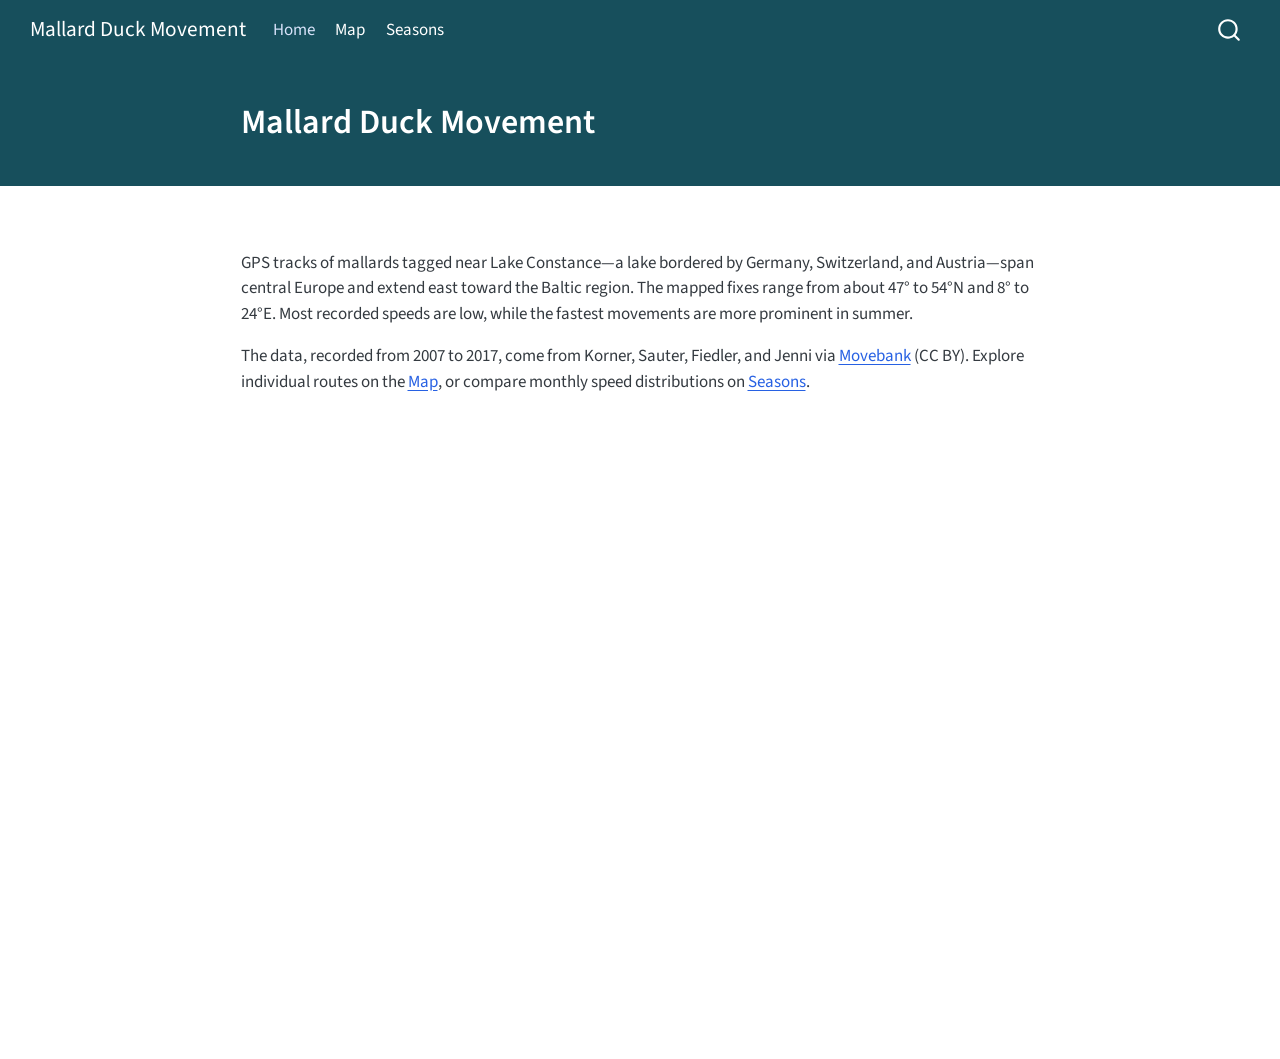
<file: index.html>
<!DOCTYPE html>
<html xmlns="http://www.w3.org/1999/xhtml" lang="en" xml:lang="en"><head>

<meta charset="utf-8">
<meta name="generator" content="quarto-1.10.19">

<meta name="viewport" content="width=device-width, initial-scale=1.0, user-scalable=yes">


<title>Mallard Duck Movement</title>
<style>
/* Default styles provided by pandoc.
** See https://pandoc.org/MANUAL.html#variables-for-html for config info.
*/
span.smallcaps{font-variant: small-caps;}
div.columns{display: flex; gap: 1.5em;}
div.column{flex: auto;}
@media screen {
div.columns{gap: min(4vw, 1.5em);}
div.column{overflow-x: auto;}
}
div.hanging-indent{margin-left: 1.5em; text-indent: -1.5em;}
ul.task-list{list-style: none;}
ul.task-list li input[type="checkbox"] {
  width: 0.8em;
  margin: 0 0.8em 0.2em -1em; /* quarto-specific, see https://github.com/quarto-dev/quarto-cli/issues/4556 */ 
  vertical-align: middle;
}
</style>


<script src="site_libs/quarto-nav/quarto-nav.js"></script>
<script src="site_libs/quarto-nav/headroom.min.js"></script>
<script src="site_libs/clipboard/clipboard.min.js"></script>
<script src="site_libs/quarto-search/autocomplete.umd.js"></script>
<script src="site_libs/quarto-search/fuse.min.js"></script>
<script src="site_libs/quarto-search/quarto-search.js"></script>
<meta name="quarto:offset" content="./">
<script src="site_libs/quarto-html/quarto.js" type="module"></script>
<script src="site_libs/quarto-html/tabsets/tabsets.js" type="module"></script>
<script src="site_libs/quarto-html/popper.min.js"></script>
<script src="site_libs/quarto-html/tippy.umd.min.js"></script>
<script src="site_libs/quarto-html/anchor.min.js"></script>
<link href="site_libs/quarto-html/tippy.css" rel="stylesheet">
<link href="site_libs/quarto-html/quarto-syntax-highlighting-bf27225e3a48a9273f3daa8f8e829971.css" rel="stylesheet" id="quarto-text-highlighting-styles">
<script src="site_libs/bootstrap/bootstrap.min.js"></script>
<link href="site_libs/bootstrap/bootstrap-icons.css" rel="stylesheet">
<link href="site_libs/bootstrap/bootstrap-66c2a6c9e8ad341dca543dc2fd0ed470.min.css" rel="stylesheet" append-hash="true" id="quarto-bootstrap" data-mode="light">
<script id="quarto-search-options" type="application/json">{
  "location": "navbar",
  "copy-button": false,
  "collapse-after": 3,
  "panel-placement": "end",
  "type": "overlay",
  "limit": 50,
  "keyboard-shortcut": [
    "f",
    "/",
    "s"
  ],
  "show-item-context": false,
  "language": {
    "search-no-results-text": "No results",
    "search-matching-documents-text": "matching documents",
    "search-copy-link-title": "Copy link to search",
    "search-hide-matches-text": "Hide additional matches",
    "search-more-match-text": "more match in this document",
    "search-more-matches-text": "more matches in this document",
    "search-clear-button-title": "Clear",
    "search-text-placeholder": "",
    "search-detached-cancel-button-title": "Cancel",
    "search-submit-button-title": "Submit",
    "search-label": "Search"
  }
}</script>


</head>

<body class="nav-fixed fullcontent quarto-light">

<div id="quarto-search-results"></div>
  <header id="quarto-header" class="headroom fixed-top quarto-banner">
    <nav class="navbar navbar-expand-lg " data-bs-theme="dark">
      <div class="navbar-container container-fluid">
      <div class="navbar-brand-container mx-auto">
    <a class="navbar-brand" href="./index.html">
    <span class="navbar-title">Mallard Duck Movement</span>
    </a>
  </div>
            <div id="quarto-search" class="" title="Search"></div>
          <button class="navbar-toggler" type="button" data-bs-toggle="collapse" data-bs-target="#navbarCollapse" aria-controls="navbarCollapse" role="menu" aria-expanded="false" aria-label="Toggle navigation" onclick="if (window.quartoToggleHeadroom) { window.quartoToggleHeadroom(); }">
  <span class="navbar-toggler-icon"></span>
</button>
          <div class="collapse navbar-collapse" id="navbarCollapse">
            <ul class="navbar-nav navbar-nav-scroll me-auto">
  <li class="nav-item">
    <a class="nav-link active" href="./index.html" aria-current="page"> 
<span class="menu-text">Home</span></a>
  </li>  
  <li class="nav-item">
    <a class="nav-link" href="./map.html"> 
<span class="menu-text">Map</span></a>
  </li>  
  <li class="nav-item">
    <a class="nav-link" href="./seasons.html"> 
<span class="menu-text">Seasons</span></a>
  </li>  
</ul>
          </div> <!-- /navcollapse -->
            <div class="quarto-navbar-tools">
</div>
      </div> <!-- /container-fluid -->
    </nav>
</header>
<!-- content -->
<header id="title-block-header" class="quarto-title-block default page-columns page-full">
  <div class="quarto-title-banner page-columns page-full">
    <div class="quarto-title column-body">
      <h1 class="title">Mallard Duck Movement</h1>
                      </div>
  </div>
    
  
  <div class="quarto-title-meta">

      
    
      
    </div>
    
  
  </header><div id="quarto-content" class="quarto-container page-columns page-rows-contents page-layout-article page-navbar">
<!-- sidebar -->
<!-- margin-sidebar -->
    
<!-- main -->
<main class="content quarto-banner-title-block" id="quarto-document-content">





<p>GPS tracks of mallards tagged near Lake Constance—a lake bordered by Germany, Switzerland, and Austria—span central Europe and extend east toward the Baltic region. The mapped fixes range from about 47° to 54°N and 8° to 24°E. Most recorded speeds are low, while the fastest movements are more prominent in summer.</p>
<p>The data, recorded from 2007 to 2017, come from Korner, Sauter, Fiedler, and Jenni via <a href="https://www.movebank.org/">Movebank</a> (CC BY). Explore individual routes on the <a href="./map.html">Map</a>, or compare monthly speed distributions on <a href="./seasons.html">Seasons</a>.</p>



</main> <!-- /main -->
<script id="quarto-html-after-body" type="application/javascript">
  window.document.addEventListener("DOMContentLoaded", function (event) {
    const icon = "";
    const anchorJS = new window.AnchorJS();
    anchorJS.options = {
      placement: 'right',
      icon: icon
    };
    anchorJS.add('.anchored');
    const isCodeAnnotation = (el) => {
      for (const clz of el.classList) {
        if (clz.startsWith('code-annotation-')) {                     
          return true;
        }
      }
      return false;
    }
    const onCopySuccess = function(e) {
      // button target
      const button = e.trigger;
      // don't keep focus
      button.blur();
      // flash "checked"
      button.classList.add('code-copy-button-checked');
      var currentTitle = button.getAttribute("title");
      button.setAttribute("title", "Copied!");
      let tooltip;
      if (window.bootstrap) {
        button.setAttribute("data-bs-toggle", "tooltip");
        button.setAttribute("data-bs-placement", "left");
        button.setAttribute("data-bs-title", "Copied!");
        tooltip = new bootstrap.Tooltip(button, 
          { trigger: "manual", 
            customClass: "code-copy-button-tooltip",
            offset: [0, -8]});
        tooltip.show();    
      }
      setTimeout(function() {
        if (tooltip) {
          tooltip.hide();
          button.removeAttribute("data-bs-title");
          button.removeAttribute("data-bs-toggle");
          button.removeAttribute("data-bs-placement");
        }
        button.setAttribute("title", currentTitle);
        button.classList.remove('code-copy-button-checked');
      }, 1000);
      // clear code selection
      e.clearSelection();
    }
    const getTextToCopy = function(trigger) {
      const outerScaffold = trigger.parentElement.cloneNode(true);
      const codeEl = outerScaffold.querySelector('code');
      for (const childEl of codeEl.children) {
        if (isCodeAnnotation(childEl)) {
          childEl.remove();
        }
      }
      return codeEl.innerText;
    }
    const clipboard = new window.ClipboardJS('.code-copy-button:not([data-in-quarto-modal])', {
      text: getTextToCopy
    });
    clipboard.on('success', onCopySuccess);
    if (window.document.getElementById('quarto-embedded-source-code-modal')) {
      const clipboardModal = new window.ClipboardJS('.code-copy-button[data-in-quarto-modal]', {
        text: getTextToCopy,
        container: window.document.getElementById('quarto-embedded-source-code-modal')
      });
      clipboardModal.on('success', onCopySuccess);
    }
      var localhostRegex = new RegExp(/^(?:http|https):\/\/localhost\:?[0-9]*\//);
      var mailtoRegex = new RegExp(/^mailto:/);
        var filterRegex = new RegExp("https:\/\/alexajt\.github\.io\/ducks\/");
      var isInternal = (href) => {
          return filterRegex.test(href) || localhostRegex.test(href) || mailtoRegex.test(href);
      }
      // Inspect non-navigation links and adorn them if external
     var links = window.document.querySelectorAll('a[href]:not(.nav-link):not(.navbar-brand):not(.toc-action):not(.sidebar-link):not(.sidebar-item-toggle):not(.pagination-link):not(.no-external):not([aria-hidden]):not(.dropdown-item):not(.quarto-navigation-tool):not(.about-link)');
      for (var i=0; i<links.length; i++) {
        const link = links[i];
        if (!isInternal(link.href)) {
          // undo the damage that might have been done by quarto-nav.js in the case of
          // links that we want to consider external
          if (link.dataset.originalHref !== undefined) {
            link.href = link.dataset.originalHref;
          }
        }
      }
    function tippyHover(el, contentFn, onTriggerFn, onUntriggerFn) {
      const config = {
        allowHTML: true,
        maxWidth: 500,
        delay: 100,
        arrow: false,
        appendTo: function(el) {
            return el.parentElement;
        },
        interactive: true,
        interactiveBorder: 10,
        theme: 'quarto',
        placement: 'bottom-start',
      };
      if (contentFn) {
        config.content = contentFn;
      }
      if (onTriggerFn) {
        config.onTrigger = onTriggerFn;
      }
      if (onUntriggerFn) {
        config.onUntrigger = onUntriggerFn;
      }
      window.tippy(el, config); 
    }
    const noterefs = window.document.querySelectorAll('a[role="doc-noteref"]');
    for (var i=0; i<noterefs.length; i++) {
      const ref = noterefs[i];
      tippyHover(ref, function() {
        // use id or data attribute instead here
        let href = ref.getAttribute('data-footnote-href') || ref.getAttribute('href');
        try { href = new URL(href).hash; } catch {}
        const id = href.replace(/^#\/?/, "");
        const note = window.document.getElementById(id);
        if (note) {
          return note.innerHTML;
        } else {
          return "";
        }
      });
    }
    const xrefs = window.document.querySelectorAll('a.quarto-xref');
    const processXRef = (id, note) => {
      // Strip column container classes
      const stripColumnClz = (el) => {
        el.classList.remove("page-full", "page-columns");
        if (el.children) {
          for (const child of el.children) {
            stripColumnClz(child);
          }
        }
      }
      stripColumnClz(note)
      if (id === null || id.startsWith('sec-')) {
        // Special case sections, only their first couple elements
        const container = document.createElement("div");
        if (note.children && note.children.length > 2) {
          container.appendChild(note.children[0].cloneNode(true));
          for (let i = 1; i < note.children.length; i++) {
            const child = note.children[i];
            if (child.tagName === "P" && child.innerText === "") {
              continue;
            } else {
              container.appendChild(child.cloneNode(true));
              break;
            }
          }
          if (window.Quarto?.typesetMath) {
            window.Quarto.typesetMath(container);
          }
          return container.innerHTML
        } else {
          if (window.Quarto?.typesetMath) {
            window.Quarto.typesetMath(note);
          }
          return note.innerHTML;
        }
      } else {
        // Remove any anchor links if they are present
        const anchorLink = note.querySelector('a.anchorjs-link');
        if (anchorLink) {
          anchorLink.remove();
        }
        if (window.Quarto?.typesetMath) {
          window.Quarto.typesetMath(note);
        }
        if (note.classList.contains("callout")) {
          return note.outerHTML;
        } else {
          return note.innerHTML;
        }
      }
    }
    for (var i=0; i<xrefs.length; i++) {
      const xref = xrefs[i];
      tippyHover(xref, undefined, function(instance) {
        instance.disable();
        let url = xref.getAttribute('href');
        let hash = undefined; 
        if (url.startsWith('#')) {
          hash = url;
        } else {
          try { hash = new URL(url).hash; } catch {}
        }
        if (hash) {
          const id = hash.replace(/^#\/?/, "");
          const note = window.document.getElementById(id);
          if (note !== null) {
            try {
              const html = processXRef(id, note.cloneNode(true));
              instance.setContent(html);
            } finally {
              instance.enable();
              instance.show();
            }
          } else {
            // See if we can fetch this
            fetch(url.split('#')[0])
            .then(res => res.text())
            .then(html => {
              const parser = new DOMParser();
              const htmlDoc = parser.parseFromString(html, "text/html");
              const note = htmlDoc.getElementById(id);
              if (note !== null) {
                const html = processXRef(id, note);
                instance.setContent(html);
              } 
            }).finally(() => {
              instance.enable();
              instance.show();
            });
          }
        } else {
          // See if we can fetch a full url (with no hash to target)
          // This is a special case and we should probably do some content thinning / targeting
          fetch(url)
          .then(res => res.text())
          .then(html => {
            const parser = new DOMParser();
            const htmlDoc = parser.parseFromString(html, "text/html");
            const note = htmlDoc.querySelector('main.content');
            if (note !== null) {
              // This should only happen for chapter cross references
              // (since there is no id in the URL)
              // remove the first header
              if (note.children.length > 0 && note.children[0].tagName === "HEADER") {
                note.children[0].remove();
              }
              const html = processXRef(null, note);
              instance.setContent(html);
            } 
          }).finally(() => {
            instance.enable();
            instance.show();
          });
        }
      }, function(instance) {
      });
    }
        let selectedAnnoteEl;
        const selectorForAnnotation = ( cell, annotation) => {
          let cellAttr = 'data-code-cell="' + cell + '"';
          let lineAttr = 'data-code-annotation="' +  annotation + '"';
          const selector = 'span[' + cellAttr + '][' + lineAttr + ']';
          return selector;
        }
        const selectCodeLines = (annoteEl) => {
          const doc = window.document;
          const targetCell = annoteEl.getAttribute("data-target-cell");
          const targetAnnotation = annoteEl.getAttribute("data-target-annotation");
          const annoteSpan = window.document.querySelector(selectorForAnnotation(targetCell, targetAnnotation));
          const lines = annoteSpan.getAttribute("data-code-lines").split(",");
          const lineIds = lines.map((line) => {
            return targetCell + "-" + line;
          })
          let top = null;
          let height = null;
          let parent = null;
          if (lineIds.length > 0) {
              //compute the position of the single el (top and bottom and make a div)
              const el = window.document.getElementById(lineIds[0]);
              top = el.offsetTop;
              height = el.offsetHeight;
              parent = el.parentElement.parentElement;
            if (lineIds.length > 1) {
              const lastEl = window.document.getElementById(lineIds[lineIds.length - 1]);
              const bottom = lastEl.offsetTop + lastEl.offsetHeight;
              height = bottom - top;
            }
            if (top !== null && height !== null && parent !== null) {
              // cook up a div (if necessary) and position it 
              let div = window.document.getElementById("code-annotation-line-highlight");
              if (div === null) {
                div = window.document.createElement("div");
                div.setAttribute("id", "code-annotation-line-highlight");
                div.style.position = 'absolute';
                parent.appendChild(div);
              }
              div.style.top = top - 2 + "px";
              div.style.height = height + 4 + "px";
              div.style.left = 0;
              let gutterDiv = window.document.getElementById("code-annotation-line-highlight-gutter");
              if (gutterDiv === null) {
                gutterDiv = window.document.createElement("div");
                gutterDiv.setAttribute("id", "code-annotation-line-highlight-gutter");
                gutterDiv.style.position = 'absolute';
                const codeCell = window.document.getElementById(targetCell);
                const gutter = codeCell.querySelector('.code-annotation-gutter');
                gutter.appendChild(gutterDiv);
              }
              gutterDiv.style.top = top - 2 + "px";
              gutterDiv.style.height = height + 4 + "px";
            }
            selectedAnnoteEl = annoteEl;
          }
        };
        const unselectCodeLines = () => {
          const elementsIds = ["code-annotation-line-highlight", "code-annotation-line-highlight-gutter"];
          elementsIds.forEach((elId) => {
            const div = window.document.getElementById(elId);
            if (div) {
              div.remove();
            }
          });
          selectedAnnoteEl = undefined;
        };
          // Handle positioning of the toggle
      window.addEventListener(
        "resize",
        throttle(() => {
          elRect = undefined;
          if (selectedAnnoteEl) {
            selectCodeLines(selectedAnnoteEl);
          }
        }, 10)
      );
      function throttle(fn, ms) {
      let throttle = false;
      let timer;
        return (...args) => {
          if(!throttle) { // first call gets through
              fn.apply(this, args);
              throttle = true;
          } else { // all the others get throttled
              if(timer) clearTimeout(timer); // cancel #2
              timer = setTimeout(() => {
                fn.apply(this, args);
                timer = throttle = false;
              }, ms);
          }
        };
      }
        // Attach click handler to the DT
        const annoteDls = window.document.querySelectorAll('dt[data-target-cell]');
        for (const annoteDlNode of annoteDls) {
          annoteDlNode.addEventListener('click', (event) => {
            const clickedEl = event.target;
            if (clickedEl !== selectedAnnoteEl) {
              unselectCodeLines();
              const activeEl = window.document.querySelector('dt[data-target-cell].code-annotation-active');
              if (activeEl) {
                activeEl.classList.remove('code-annotation-active');
              }
              selectCodeLines(clickedEl);
              clickedEl.classList.add('code-annotation-active');
            } else {
              // Unselect the line
              unselectCodeLines();
              clickedEl.classList.remove('code-annotation-active');
            }
          });
        }
    const findCites = (el) => {
      const parentEl = el.parentElement;
      if (parentEl) {
        const cites = parentEl.dataset.cites;
        if (cites) {
          return {
            el,
            cites: cites.split(' ')
          };
        } else {
          return findCites(el.parentElement)
        }
      } else {
        return undefined;
      }
    };
    var bibliorefs = window.document.querySelectorAll('a[role="doc-biblioref"]');
    for (var i=0; i<bibliorefs.length; i++) {
      const ref = bibliorefs[i];
      const citeInfo = findCites(ref);
      if (citeInfo) {
        tippyHover(citeInfo.el, function() {
          var popup = window.document.createElement('div');
          citeInfo.cites.forEach(function(cite) {
            var citeDiv = window.document.createElement('div');
            citeDiv.classList.add('hanging-indent');
            citeDiv.classList.add('csl-entry');
            var biblioDiv = window.document.getElementById('ref-' + cite);
            if (biblioDiv) {
              citeDiv.innerHTML = biblioDiv.innerHTML;
            }
            popup.appendChild(citeDiv);
          });
          return popup.innerHTML;
        });
      }
    }
  });
  </script>
</div> <!-- /content -->




</body></html>
</file>
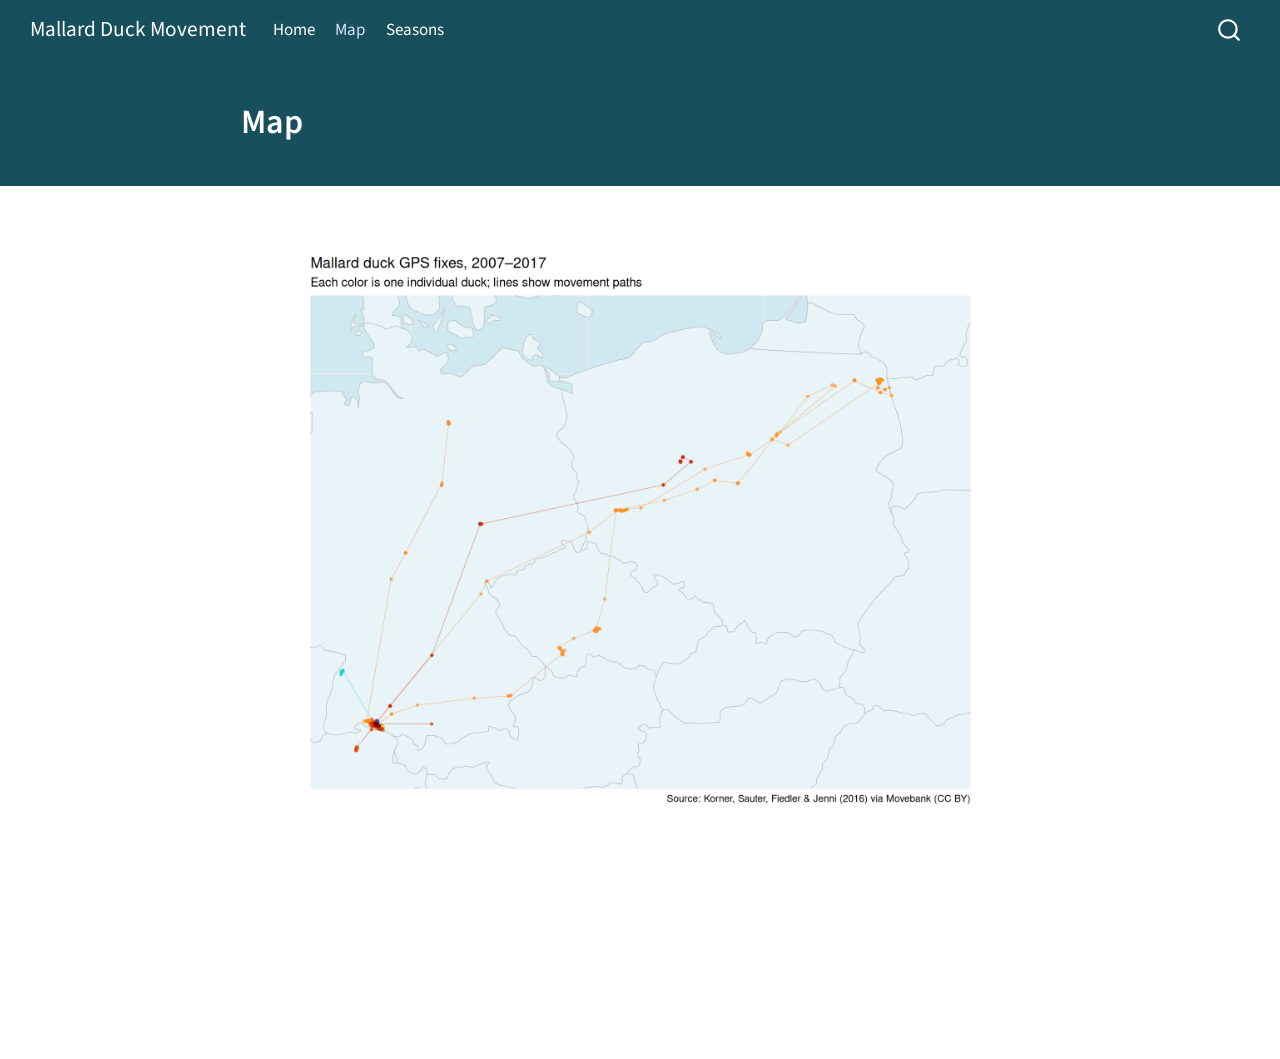
<file: map.html>
<!DOCTYPE html>
<html xmlns="http://www.w3.org/1999/xhtml" lang="en" xml:lang="en"><head>

<meta charset="utf-8">
<meta name="generator" content="quarto-1.10.19">

<meta name="viewport" content="width=device-width, initial-scale=1.0, user-scalable=yes">


<title>Map – Mallard Duck Movement</title>
<style>
/* Default styles provided by pandoc.
** See https://pandoc.org/MANUAL.html#variables-for-html for config info.
*/
span.smallcaps{font-variant: small-caps;}
div.columns{display: flex; gap: 1.5em;}
div.column{flex: auto;}
@media screen {
div.columns{gap: min(4vw, 1.5em);}
div.column{overflow-x: auto;}
}
div.hanging-indent{margin-left: 1.5em; text-indent: -1.5em;}
ul.task-list{list-style: none;}
ul.task-list li input[type="checkbox"] {
  width: 0.8em;
  margin: 0 0.8em 0.2em -1em; /* quarto-specific, see https://github.com/quarto-dev/quarto-cli/issues/4556 */ 
  vertical-align: middle;
}
</style>


<script src="site_libs/quarto-nav/quarto-nav.js"></script>
<script src="site_libs/quarto-nav/headroom.min.js"></script>
<script src="site_libs/clipboard/clipboard.min.js"></script>
<script src="site_libs/quarto-search/autocomplete.umd.js"></script>
<script src="site_libs/quarto-search/fuse.min.js"></script>
<script src="site_libs/quarto-search/quarto-search.js"></script>
<meta name="quarto:offset" content="./">
<script src="site_libs/quarto-html/quarto.js" type="module"></script>
<script src="site_libs/quarto-html/tabsets/tabsets.js" type="module"></script>
<script src="site_libs/quarto-html/popper.min.js"></script>
<script src="site_libs/quarto-html/tippy.umd.min.js"></script>
<script src="site_libs/quarto-html/anchor.min.js"></script>
<link href="site_libs/quarto-html/tippy.css" rel="stylesheet">
<link href="site_libs/quarto-html/quarto-syntax-highlighting-bf27225e3a48a9273f3daa8f8e829971.css" rel="stylesheet" id="quarto-text-highlighting-styles">
<script src="site_libs/bootstrap/bootstrap.min.js"></script>
<link href="site_libs/bootstrap/bootstrap-icons.css" rel="stylesheet">
<link href="site_libs/bootstrap/bootstrap-66c2a6c9e8ad341dca543dc2fd0ed470.min.css" rel="stylesheet" append-hash="true" id="quarto-bootstrap" data-mode="light">
<script id="quarto-search-options" type="application/json">{
  "location": "navbar",
  "copy-button": false,
  "collapse-after": 3,
  "panel-placement": "end",
  "type": "overlay",
  "limit": 50,
  "keyboard-shortcut": [
    "f",
    "/",
    "s"
  ],
  "show-item-context": false,
  "language": {
    "search-no-results-text": "No results",
    "search-matching-documents-text": "matching documents",
    "search-copy-link-title": "Copy link to search",
    "search-hide-matches-text": "Hide additional matches",
    "search-more-match-text": "more match in this document",
    "search-more-matches-text": "more matches in this document",
    "search-clear-button-title": "Clear",
    "search-text-placeholder": "",
    "search-detached-cancel-button-title": "Cancel",
    "search-submit-button-title": "Submit",
    "search-label": "Search"
  }
}</script>


</head>

<body class="nav-fixed fullcontent quarto-light">

<div id="quarto-search-results"></div>
  <header id="quarto-header" class="headroom fixed-top quarto-banner">
    <nav class="navbar navbar-expand-lg " data-bs-theme="dark">
      <div class="navbar-container container-fluid">
      <div class="navbar-brand-container mx-auto">
    <a class="navbar-brand" href="./index.html">
    <span class="navbar-title">Mallard Duck Movement</span>
    </a>
  </div>
            <div id="quarto-search" class="" title="Search"></div>
          <button class="navbar-toggler" type="button" data-bs-toggle="collapse" data-bs-target="#navbarCollapse" aria-controls="navbarCollapse" role="menu" aria-expanded="false" aria-label="Toggle navigation" onclick="if (window.quartoToggleHeadroom) { window.quartoToggleHeadroom(); }">
  <span class="navbar-toggler-icon"></span>
</button>
          <div class="collapse navbar-collapse" id="navbarCollapse">
            <ul class="navbar-nav navbar-nav-scroll me-auto">
  <li class="nav-item">
    <a class="nav-link" href="./index.html"> 
<span class="menu-text">Home</span></a>
  </li>  
  <li class="nav-item">
    <a class="nav-link active" href="./map.html" aria-current="page"> 
<span class="menu-text">Map</span></a>
  </li>  
  <li class="nav-item">
    <a class="nav-link" href="./seasons.html"> 
<span class="menu-text">Seasons</span></a>
  </li>  
</ul>
          </div> <!-- /navcollapse -->
            <div class="quarto-navbar-tools">
</div>
      </div> <!-- /container-fluid -->
    </nav>
</header>
<!-- content -->
<header id="title-block-header" class="quarto-title-block default page-columns page-full">
  <div class="quarto-title-banner page-columns page-full">
    <div class="quarto-title column-body">
      <h1 class="title">Map</h1>
                      </div>
  </div>
    
  
  <div class="quarto-title-meta">

      
    
      
    </div>
    
  
  </header><div id="quarto-content" class="quarto-container page-columns page-rows-contents page-layout-article page-navbar">
<!-- sidebar -->
<!-- margin-sidebar -->
    
<!-- main -->
<main class="content quarto-banner-title-block" id="quarto-document-content">





<div class="cell">
<div class="cell-output-display">
<div>
<figure class="figure">
<p><img src="map_files/figure-html/unnamed-chunk-5-1.png" class="img-fluid figure-img" width="960"></p>
</figure>
</div>
</div>
</div>



</main> <!-- /main -->
<script id="quarto-html-after-body" type="application/javascript">
  window.document.addEventListener("DOMContentLoaded", function (event) {
    const icon = "";
    const anchorJS = new window.AnchorJS();
    anchorJS.options = {
      placement: 'right',
      icon: icon
    };
    anchorJS.add('.anchored');
    const isCodeAnnotation = (el) => {
      for (const clz of el.classList) {
        if (clz.startsWith('code-annotation-')) {                     
          return true;
        }
      }
      return false;
    }
    const onCopySuccess = function(e) {
      // button target
      const button = e.trigger;
      // don't keep focus
      button.blur();
      // flash "checked"
      button.classList.add('code-copy-button-checked');
      var currentTitle = button.getAttribute("title");
      button.setAttribute("title", "Copied!");
      let tooltip;
      if (window.bootstrap) {
        button.setAttribute("data-bs-toggle", "tooltip");
        button.setAttribute("data-bs-placement", "left");
        button.setAttribute("data-bs-title", "Copied!");
        tooltip = new bootstrap.Tooltip(button, 
          { trigger: "manual", 
            customClass: "code-copy-button-tooltip",
            offset: [0, -8]});
        tooltip.show();    
      }
      setTimeout(function() {
        if (tooltip) {
          tooltip.hide();
          button.removeAttribute("data-bs-title");
          button.removeAttribute("data-bs-toggle");
          button.removeAttribute("data-bs-placement");
        }
        button.setAttribute("title", currentTitle);
        button.classList.remove('code-copy-button-checked');
      }, 1000);
      // clear code selection
      e.clearSelection();
    }
    const getTextToCopy = function(trigger) {
      const outerScaffold = trigger.parentElement.cloneNode(true);
      const codeEl = outerScaffold.querySelector('code');
      for (const childEl of codeEl.children) {
        if (isCodeAnnotation(childEl)) {
          childEl.remove();
        }
      }
      return codeEl.innerText;
    }
    const clipboard = new window.ClipboardJS('.code-copy-button:not([data-in-quarto-modal])', {
      text: getTextToCopy
    });
    clipboard.on('success', onCopySuccess);
    if (window.document.getElementById('quarto-embedded-source-code-modal')) {
      const clipboardModal = new window.ClipboardJS('.code-copy-button[data-in-quarto-modal]', {
        text: getTextToCopy,
        container: window.document.getElementById('quarto-embedded-source-code-modal')
      });
      clipboardModal.on('success', onCopySuccess);
    }
      var localhostRegex = new RegExp(/^(?:http|https):\/\/localhost\:?[0-9]*\//);
      var mailtoRegex = new RegExp(/^mailto:/);
        var filterRegex = new RegExp("https:\/\/alexajt\.github\.io\/ducks\/");
      var isInternal = (href) => {
          return filterRegex.test(href) || localhostRegex.test(href) || mailtoRegex.test(href);
      }
      // Inspect non-navigation links and adorn them if external
     var links = window.document.querySelectorAll('a[href]:not(.nav-link):not(.navbar-brand):not(.toc-action):not(.sidebar-link):not(.sidebar-item-toggle):not(.pagination-link):not(.no-external):not([aria-hidden]):not(.dropdown-item):not(.quarto-navigation-tool):not(.about-link)');
      for (var i=0; i<links.length; i++) {
        const link = links[i];
        if (!isInternal(link.href)) {
          // undo the damage that might have been done by quarto-nav.js in the case of
          // links that we want to consider external
          if (link.dataset.originalHref !== undefined) {
            link.href = link.dataset.originalHref;
          }
        }
      }
    function tippyHover(el, contentFn, onTriggerFn, onUntriggerFn) {
      const config = {
        allowHTML: true,
        maxWidth: 500,
        delay: 100,
        arrow: false,
        appendTo: function(el) {
            return el.parentElement;
        },
        interactive: true,
        interactiveBorder: 10,
        theme: 'quarto',
        placement: 'bottom-start',
      };
      if (contentFn) {
        config.content = contentFn;
      }
      if (onTriggerFn) {
        config.onTrigger = onTriggerFn;
      }
      if (onUntriggerFn) {
        config.onUntrigger = onUntriggerFn;
      }
      window.tippy(el, config); 
    }
    const noterefs = window.document.querySelectorAll('a[role="doc-noteref"]');
    for (var i=0; i<noterefs.length; i++) {
      const ref = noterefs[i];
      tippyHover(ref, function() {
        // use id or data attribute instead here
        let href = ref.getAttribute('data-footnote-href') || ref.getAttribute('href');
        try { href = new URL(href).hash; } catch {}
        const id = href.replace(/^#\/?/, "");
        const note = window.document.getElementById(id);
        if (note) {
          return note.innerHTML;
        } else {
          return "";
        }
      });
    }
    const xrefs = window.document.querySelectorAll('a.quarto-xref');
    const processXRef = (id, note) => {
      // Strip column container classes
      const stripColumnClz = (el) => {
        el.classList.remove("page-full", "page-columns");
        if (el.children) {
          for (const child of el.children) {
            stripColumnClz(child);
          }
        }
      }
      stripColumnClz(note)
      if (id === null || id.startsWith('sec-')) {
        // Special case sections, only their first couple elements
        const container = document.createElement("div");
        if (note.children && note.children.length > 2) {
          container.appendChild(note.children[0].cloneNode(true));
          for (let i = 1; i < note.children.length; i++) {
            const child = note.children[i];
            if (child.tagName === "P" && child.innerText === "") {
              continue;
            } else {
              container.appendChild(child.cloneNode(true));
              break;
            }
          }
          if (window.Quarto?.typesetMath) {
            window.Quarto.typesetMath(container);
          }
          return container.innerHTML
        } else {
          if (window.Quarto?.typesetMath) {
            window.Quarto.typesetMath(note);
          }
          return note.innerHTML;
        }
      } else {
        // Remove any anchor links if they are present
        const anchorLink = note.querySelector('a.anchorjs-link');
        if (anchorLink) {
          anchorLink.remove();
        }
        if (window.Quarto?.typesetMath) {
          window.Quarto.typesetMath(note);
        }
        if (note.classList.contains("callout")) {
          return note.outerHTML;
        } else {
          return note.innerHTML;
        }
      }
    }
    for (var i=0; i<xrefs.length; i++) {
      const xref = xrefs[i];
      tippyHover(xref, undefined, function(instance) {
        instance.disable();
        let url = xref.getAttribute('href');
        let hash = undefined; 
        if (url.startsWith('#')) {
          hash = url;
        } else {
          try { hash = new URL(url).hash; } catch {}
        }
        if (hash) {
          const id = hash.replace(/^#\/?/, "");
          const note = window.document.getElementById(id);
          if (note !== null) {
            try {
              const html = processXRef(id, note.cloneNode(true));
              instance.setContent(html);
            } finally {
              instance.enable();
              instance.show();
            }
          } else {
            // See if we can fetch this
            fetch(url.split('#')[0])
            .then(res => res.text())
            .then(html => {
              const parser = new DOMParser();
              const htmlDoc = parser.parseFromString(html, "text/html");
              const note = htmlDoc.getElementById(id);
              if (note !== null) {
                const html = processXRef(id, note);
                instance.setContent(html);
              } 
            }).finally(() => {
              instance.enable();
              instance.show();
            });
          }
        } else {
          // See if we can fetch a full url (with no hash to target)
          // This is a special case and we should probably do some content thinning / targeting
          fetch(url)
          .then(res => res.text())
          .then(html => {
            const parser = new DOMParser();
            const htmlDoc = parser.parseFromString(html, "text/html");
            const note = htmlDoc.querySelector('main.content');
            if (note !== null) {
              // This should only happen for chapter cross references
              // (since there is no id in the URL)
              // remove the first header
              if (note.children.length > 0 && note.children[0].tagName === "HEADER") {
                note.children[0].remove();
              }
              const html = processXRef(null, note);
              instance.setContent(html);
            } 
          }).finally(() => {
            instance.enable();
            instance.show();
          });
        }
      }, function(instance) {
      });
    }
        let selectedAnnoteEl;
        const selectorForAnnotation = ( cell, annotation) => {
          let cellAttr = 'data-code-cell="' + cell + '"';
          let lineAttr = 'data-code-annotation="' +  annotation + '"';
          const selector = 'span[' + cellAttr + '][' + lineAttr + ']';
          return selector;
        }
        const selectCodeLines = (annoteEl) => {
          const doc = window.document;
          const targetCell = annoteEl.getAttribute("data-target-cell");
          const targetAnnotation = annoteEl.getAttribute("data-target-annotation");
          const annoteSpan = window.document.querySelector(selectorForAnnotation(targetCell, targetAnnotation));
          const lines = annoteSpan.getAttribute("data-code-lines").split(",");
          const lineIds = lines.map((line) => {
            return targetCell + "-" + line;
          })
          let top = null;
          let height = null;
          let parent = null;
          if (lineIds.length > 0) {
              //compute the position of the single el (top and bottom and make a div)
              const el = window.document.getElementById(lineIds[0]);
              top = el.offsetTop;
              height = el.offsetHeight;
              parent = el.parentElement.parentElement;
            if (lineIds.length > 1) {
              const lastEl = window.document.getElementById(lineIds[lineIds.length - 1]);
              const bottom = lastEl.offsetTop + lastEl.offsetHeight;
              height = bottom - top;
            }
            if (top !== null && height !== null && parent !== null) {
              // cook up a div (if necessary) and position it 
              let div = window.document.getElementById("code-annotation-line-highlight");
              if (div === null) {
                div = window.document.createElement("div");
                div.setAttribute("id", "code-annotation-line-highlight");
                div.style.position = 'absolute';
                parent.appendChild(div);
              }
              div.style.top = top - 2 + "px";
              div.style.height = height + 4 + "px";
              div.style.left = 0;
              let gutterDiv = window.document.getElementById("code-annotation-line-highlight-gutter");
              if (gutterDiv === null) {
                gutterDiv = window.document.createElement("div");
                gutterDiv.setAttribute("id", "code-annotation-line-highlight-gutter");
                gutterDiv.style.position = 'absolute';
                const codeCell = window.document.getElementById(targetCell);
                const gutter = codeCell.querySelector('.code-annotation-gutter');
                gutter.appendChild(gutterDiv);
              }
              gutterDiv.style.top = top - 2 + "px";
              gutterDiv.style.height = height + 4 + "px";
            }
            selectedAnnoteEl = annoteEl;
          }
        };
        const unselectCodeLines = () => {
          const elementsIds = ["code-annotation-line-highlight", "code-annotation-line-highlight-gutter"];
          elementsIds.forEach((elId) => {
            const div = window.document.getElementById(elId);
            if (div) {
              div.remove();
            }
          });
          selectedAnnoteEl = undefined;
        };
          // Handle positioning of the toggle
      window.addEventListener(
        "resize",
        throttle(() => {
          elRect = undefined;
          if (selectedAnnoteEl) {
            selectCodeLines(selectedAnnoteEl);
          }
        }, 10)
      );
      function throttle(fn, ms) {
      let throttle = false;
      let timer;
        return (...args) => {
          if(!throttle) { // first call gets through
              fn.apply(this, args);
              throttle = true;
          } else { // all the others get throttled
              if(timer) clearTimeout(timer); // cancel #2
              timer = setTimeout(() => {
                fn.apply(this, args);
                timer = throttle = false;
              }, ms);
          }
        };
      }
        // Attach click handler to the DT
        const annoteDls = window.document.querySelectorAll('dt[data-target-cell]');
        for (const annoteDlNode of annoteDls) {
          annoteDlNode.addEventListener('click', (event) => {
            const clickedEl = event.target;
            if (clickedEl !== selectedAnnoteEl) {
              unselectCodeLines();
              const activeEl = window.document.querySelector('dt[data-target-cell].code-annotation-active');
              if (activeEl) {
                activeEl.classList.remove('code-annotation-active');
              }
              selectCodeLines(clickedEl);
              clickedEl.classList.add('code-annotation-active');
            } else {
              // Unselect the line
              unselectCodeLines();
              clickedEl.classList.remove('code-annotation-active');
            }
          });
        }
    const findCites = (el) => {
      const parentEl = el.parentElement;
      if (parentEl) {
        const cites = parentEl.dataset.cites;
        if (cites) {
          return {
            el,
            cites: cites.split(' ')
          };
        } else {
          return findCites(el.parentElement)
        }
      } else {
        return undefined;
      }
    };
    var bibliorefs = window.document.querySelectorAll('a[role="doc-biblioref"]');
    for (var i=0; i<bibliorefs.length; i++) {
      const ref = bibliorefs[i];
      const citeInfo = findCites(ref);
      if (citeInfo) {
        tippyHover(citeInfo.el, function() {
          var popup = window.document.createElement('div');
          citeInfo.cites.forEach(function(cite) {
            var citeDiv = window.document.createElement('div');
            citeDiv.classList.add('hanging-indent');
            citeDiv.classList.add('csl-entry');
            var biblioDiv = window.document.getElementById('ref-' + cite);
            if (biblioDiv) {
              citeDiv.innerHTML = biblioDiv.innerHTML;
            }
            popup.appendChild(citeDiv);
          });
          return popup.innerHTML;
        });
      }
    }
  });
  </script>
</div> <!-- /content -->




</body></html>
</file>
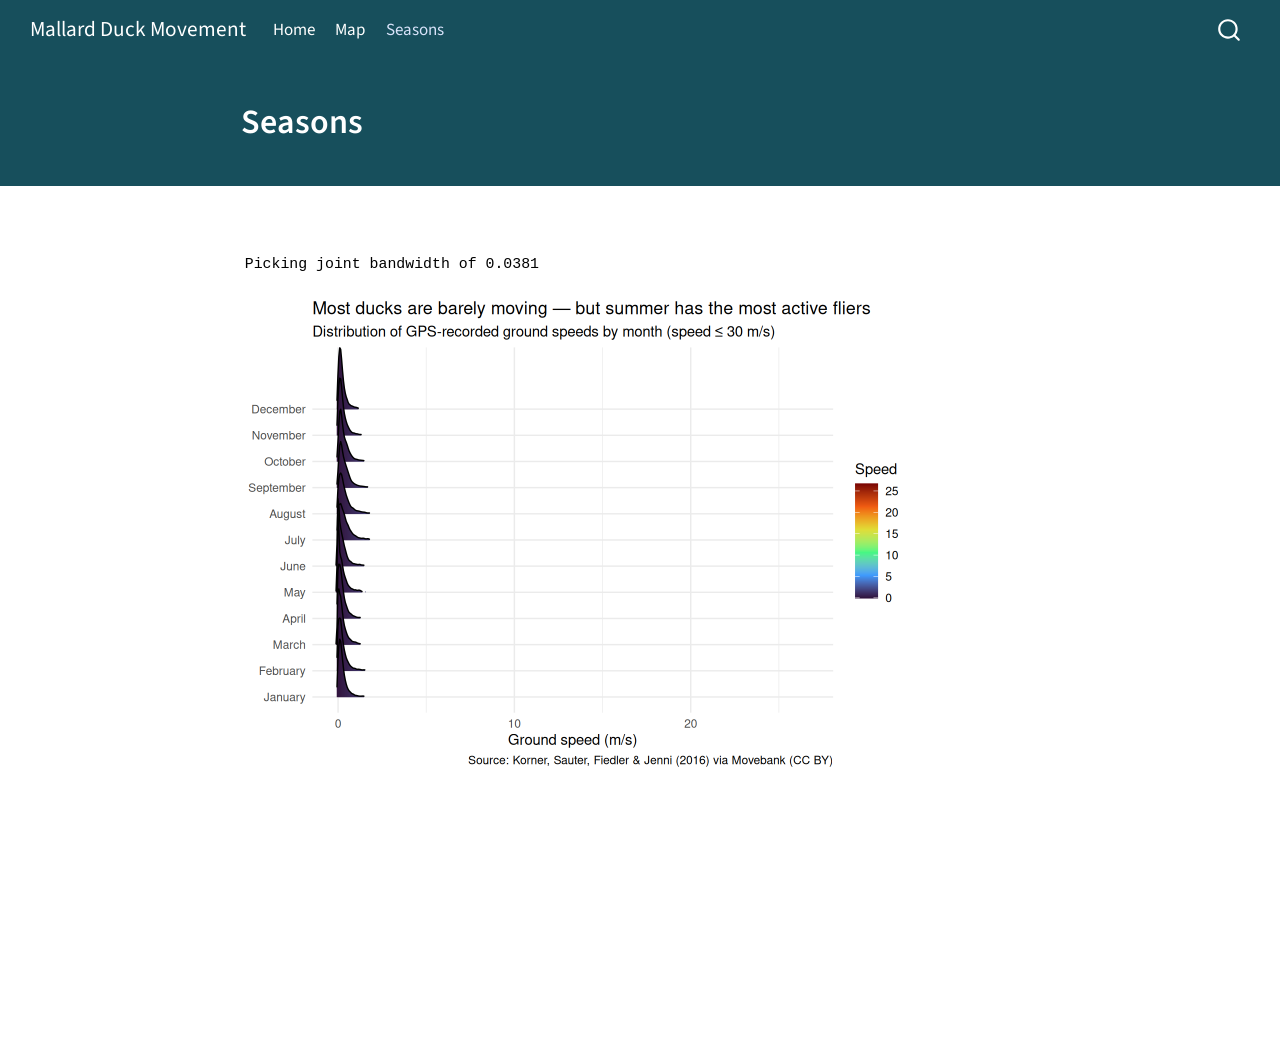
<file: seasons.html>
<!DOCTYPE html>
<html xmlns="http://www.w3.org/1999/xhtml" lang="en" xml:lang="en"><head>

<meta charset="utf-8">
<meta name="generator" content="quarto-1.10.19">

<meta name="viewport" content="width=device-width, initial-scale=1.0, user-scalable=yes">


<title>Seasons – Mallard Duck Movement</title>
<style>
/* Default styles provided by pandoc.
** See https://pandoc.org/MANUAL.html#variables-for-html for config info.
*/
span.smallcaps{font-variant: small-caps;}
div.columns{display: flex; gap: 1.5em;}
div.column{flex: auto;}
@media screen {
div.columns{gap: min(4vw, 1.5em);}
div.column{overflow-x: auto;}
}
div.hanging-indent{margin-left: 1.5em; text-indent: -1.5em;}
ul.task-list{list-style: none;}
ul.task-list li input[type="checkbox"] {
  width: 0.8em;
  margin: 0 0.8em 0.2em -1em; /* quarto-specific, see https://github.com/quarto-dev/quarto-cli/issues/4556 */ 
  vertical-align: middle;
}
</style>


<script src="site_libs/quarto-nav/quarto-nav.js"></script>
<script src="site_libs/quarto-nav/headroom.min.js"></script>
<script src="site_libs/clipboard/clipboard.min.js"></script>
<script src="site_libs/quarto-search/autocomplete.umd.js"></script>
<script src="site_libs/quarto-search/fuse.min.js"></script>
<script src="site_libs/quarto-search/quarto-search.js"></script>
<meta name="quarto:offset" content="./">
<script src="site_libs/quarto-html/quarto.js" type="module"></script>
<script src="site_libs/quarto-html/tabsets/tabsets.js" type="module"></script>
<script src="site_libs/quarto-html/popper.min.js"></script>
<script src="site_libs/quarto-html/tippy.umd.min.js"></script>
<script src="site_libs/quarto-html/anchor.min.js"></script>
<link href="site_libs/quarto-html/tippy.css" rel="stylesheet">
<link href="site_libs/quarto-html/quarto-syntax-highlighting-bf27225e3a48a9273f3daa8f8e829971.css" rel="stylesheet" id="quarto-text-highlighting-styles">
<script src="site_libs/bootstrap/bootstrap.min.js"></script>
<link href="site_libs/bootstrap/bootstrap-icons.css" rel="stylesheet">
<link href="site_libs/bootstrap/bootstrap-66c2a6c9e8ad341dca543dc2fd0ed470.min.css" rel="stylesheet" append-hash="true" id="quarto-bootstrap" data-mode="light">
<script id="quarto-search-options" type="application/json">{
  "location": "navbar",
  "copy-button": false,
  "collapse-after": 3,
  "panel-placement": "end",
  "type": "overlay",
  "limit": 50,
  "keyboard-shortcut": [
    "f",
    "/",
    "s"
  ],
  "show-item-context": false,
  "language": {
    "search-no-results-text": "No results",
    "search-matching-documents-text": "matching documents",
    "search-copy-link-title": "Copy link to search",
    "search-hide-matches-text": "Hide additional matches",
    "search-more-match-text": "more match in this document",
    "search-more-matches-text": "more matches in this document",
    "search-clear-button-title": "Clear",
    "search-text-placeholder": "",
    "search-detached-cancel-button-title": "Cancel",
    "search-submit-button-title": "Submit",
    "search-label": "Search"
  }
}</script>


</head>

<body class="nav-fixed fullcontent quarto-light">

<div id="quarto-search-results"></div>
  <header id="quarto-header" class="headroom fixed-top quarto-banner">
    <nav class="navbar navbar-expand-lg " data-bs-theme="dark">
      <div class="navbar-container container-fluid">
      <div class="navbar-brand-container mx-auto">
    <a class="navbar-brand" href="./index.html">
    <span class="navbar-title">Mallard Duck Movement</span>
    </a>
  </div>
            <div id="quarto-search" class="" title="Search"></div>
          <button class="navbar-toggler" type="button" data-bs-toggle="collapse" data-bs-target="#navbarCollapse" aria-controls="navbarCollapse" role="menu" aria-expanded="false" aria-label="Toggle navigation" onclick="if (window.quartoToggleHeadroom) { window.quartoToggleHeadroom(); }">
  <span class="navbar-toggler-icon"></span>
</button>
          <div class="collapse navbar-collapse" id="navbarCollapse">
            <ul class="navbar-nav navbar-nav-scroll me-auto">
  <li class="nav-item">
    <a class="nav-link" href="./index.html"> 
<span class="menu-text">Home</span></a>
  </li>  
  <li class="nav-item">
    <a class="nav-link" href="./map.html"> 
<span class="menu-text">Map</span></a>
  </li>  
  <li class="nav-item">
    <a class="nav-link active" href="./seasons.html" aria-current="page"> 
<span class="menu-text">Seasons</span></a>
  </li>  
</ul>
          </div> <!-- /navcollapse -->
            <div class="quarto-navbar-tools">
</div>
      </div> <!-- /container-fluid -->
    </nav>
</header>
<!-- content -->
<header id="title-block-header" class="quarto-title-block default page-columns page-full">
  <div class="quarto-title-banner page-columns page-full">
    <div class="quarto-title column-body">
      <h1 class="title">Seasons</h1>
                      </div>
  </div>
    
  
  <div class="quarto-title-meta">

      
    
      
    </div>
    
  
  </header><div id="quarto-content" class="quarto-container page-columns page-rows-contents page-layout-article page-navbar">
<!-- sidebar -->
<!-- margin-sidebar -->
    
<!-- main -->
<main class="content quarto-banner-title-block" id="quarto-document-content">





<div class="cell">
<div class="cell-output cell-output-stderr">
<pre><code>Picking joint bandwidth of 0.0381</code></pre>
</div>
<div class="cell-output-display">
<div>
<figure class="figure">
<p><img src="seasons_files/figure-html/unnamed-chunk-5-1.png" class="img-fluid figure-img" width="672"></p>
</figure>
</div>
</div>
</div>



</main> <!-- /main -->
<script id="quarto-html-after-body" type="application/javascript">
  window.document.addEventListener("DOMContentLoaded", function (event) {
    const icon = "";
    const anchorJS = new window.AnchorJS();
    anchorJS.options = {
      placement: 'right',
      icon: icon
    };
    anchorJS.add('.anchored');
    const isCodeAnnotation = (el) => {
      for (const clz of el.classList) {
        if (clz.startsWith('code-annotation-')) {                     
          return true;
        }
      }
      return false;
    }
    const onCopySuccess = function(e) {
      // button target
      const button = e.trigger;
      // don't keep focus
      button.blur();
      // flash "checked"
      button.classList.add('code-copy-button-checked');
      var currentTitle = button.getAttribute("title");
      button.setAttribute("title", "Copied!");
      let tooltip;
      if (window.bootstrap) {
        button.setAttribute("data-bs-toggle", "tooltip");
        button.setAttribute("data-bs-placement", "left");
        button.setAttribute("data-bs-title", "Copied!");
        tooltip = new bootstrap.Tooltip(button, 
          { trigger: "manual", 
            customClass: "code-copy-button-tooltip",
            offset: [0, -8]});
        tooltip.show();    
      }
      setTimeout(function() {
        if (tooltip) {
          tooltip.hide();
          button.removeAttribute("data-bs-title");
          button.removeAttribute("data-bs-toggle");
          button.removeAttribute("data-bs-placement");
        }
        button.setAttribute("title", currentTitle);
        button.classList.remove('code-copy-button-checked');
      }, 1000);
      // clear code selection
      e.clearSelection();
    }
    const getTextToCopy = function(trigger) {
      const outerScaffold = trigger.parentElement.cloneNode(true);
      const codeEl = outerScaffold.querySelector('code');
      for (const childEl of codeEl.children) {
        if (isCodeAnnotation(childEl)) {
          childEl.remove();
        }
      }
      return codeEl.innerText;
    }
    const clipboard = new window.ClipboardJS('.code-copy-button:not([data-in-quarto-modal])', {
      text: getTextToCopy
    });
    clipboard.on('success', onCopySuccess);
    if (window.document.getElementById('quarto-embedded-source-code-modal')) {
      const clipboardModal = new window.ClipboardJS('.code-copy-button[data-in-quarto-modal]', {
        text: getTextToCopy,
        container: window.document.getElementById('quarto-embedded-source-code-modal')
      });
      clipboardModal.on('success', onCopySuccess);
    }
      var localhostRegex = new RegExp(/^(?:http|https):\/\/localhost\:?[0-9]*\//);
      var mailtoRegex = new RegExp(/^mailto:/);
        var filterRegex = new RegExp("https:\/\/alexajt\.github\.io\/ducks\/");
      var isInternal = (href) => {
          return filterRegex.test(href) || localhostRegex.test(href) || mailtoRegex.test(href);
      }
      // Inspect non-navigation links and adorn them if external
     var links = window.document.querySelectorAll('a[href]:not(.nav-link):not(.navbar-brand):not(.toc-action):not(.sidebar-link):not(.sidebar-item-toggle):not(.pagination-link):not(.no-external):not([aria-hidden]):not(.dropdown-item):not(.quarto-navigation-tool):not(.about-link)');
      for (var i=0; i<links.length; i++) {
        const link = links[i];
        if (!isInternal(link.href)) {
          // undo the damage that might have been done by quarto-nav.js in the case of
          // links that we want to consider external
          if (link.dataset.originalHref !== undefined) {
            link.href = link.dataset.originalHref;
          }
        }
      }
    function tippyHover(el, contentFn, onTriggerFn, onUntriggerFn) {
      const config = {
        allowHTML: true,
        maxWidth: 500,
        delay: 100,
        arrow: false,
        appendTo: function(el) {
            return el.parentElement;
        },
        interactive: true,
        interactiveBorder: 10,
        theme: 'quarto',
        placement: 'bottom-start',
      };
      if (contentFn) {
        config.content = contentFn;
      }
      if (onTriggerFn) {
        config.onTrigger = onTriggerFn;
      }
      if (onUntriggerFn) {
        config.onUntrigger = onUntriggerFn;
      }
      window.tippy(el, config); 
    }
    const noterefs = window.document.querySelectorAll('a[role="doc-noteref"]');
    for (var i=0; i<noterefs.length; i++) {
      const ref = noterefs[i];
      tippyHover(ref, function() {
        // use id or data attribute instead here
        let href = ref.getAttribute('data-footnote-href') || ref.getAttribute('href');
        try { href = new URL(href).hash; } catch {}
        const id = href.replace(/^#\/?/, "");
        const note = window.document.getElementById(id);
        if (note) {
          return note.innerHTML;
        } else {
          return "";
        }
      });
    }
    const xrefs = window.document.querySelectorAll('a.quarto-xref');
    const processXRef = (id, note) => {
      // Strip column container classes
      const stripColumnClz = (el) => {
        el.classList.remove("page-full", "page-columns");
        if (el.children) {
          for (const child of el.children) {
            stripColumnClz(child);
          }
        }
      }
      stripColumnClz(note)
      if (id === null || id.startsWith('sec-')) {
        // Special case sections, only their first couple elements
        const container = document.createElement("div");
        if (note.children && note.children.length > 2) {
          container.appendChild(note.children[0].cloneNode(true));
          for (let i = 1; i < note.children.length; i++) {
            const child = note.children[i];
            if (child.tagName === "P" && child.innerText === "") {
              continue;
            } else {
              container.appendChild(child.cloneNode(true));
              break;
            }
          }
          if (window.Quarto?.typesetMath) {
            window.Quarto.typesetMath(container);
          }
          return container.innerHTML
        } else {
          if (window.Quarto?.typesetMath) {
            window.Quarto.typesetMath(note);
          }
          return note.innerHTML;
        }
      } else {
        // Remove any anchor links if they are present
        const anchorLink = note.querySelector('a.anchorjs-link');
        if (anchorLink) {
          anchorLink.remove();
        }
        if (window.Quarto?.typesetMath) {
          window.Quarto.typesetMath(note);
        }
        if (note.classList.contains("callout")) {
          return note.outerHTML;
        } else {
          return note.innerHTML;
        }
      }
    }
    for (var i=0; i<xrefs.length; i++) {
      const xref = xrefs[i];
      tippyHover(xref, undefined, function(instance) {
        instance.disable();
        let url = xref.getAttribute('href');
        let hash = undefined; 
        if (url.startsWith('#')) {
          hash = url;
        } else {
          try { hash = new URL(url).hash; } catch {}
        }
        if (hash) {
          const id = hash.replace(/^#\/?/, "");
          const note = window.document.getElementById(id);
          if (note !== null) {
            try {
              const html = processXRef(id, note.cloneNode(true));
              instance.setContent(html);
            } finally {
              instance.enable();
              instance.show();
            }
          } else {
            // See if we can fetch this
            fetch(url.split('#')[0])
            .then(res => res.text())
            .then(html => {
              const parser = new DOMParser();
              const htmlDoc = parser.parseFromString(html, "text/html");
              const note = htmlDoc.getElementById(id);
              if (note !== null) {
                const html = processXRef(id, note);
                instance.setContent(html);
              } 
            }).finally(() => {
              instance.enable();
              instance.show();
            });
          }
        } else {
          // See if we can fetch a full url (with no hash to target)
          // This is a special case and we should probably do some content thinning / targeting
          fetch(url)
          .then(res => res.text())
          .then(html => {
            const parser = new DOMParser();
            const htmlDoc = parser.parseFromString(html, "text/html");
            const note = htmlDoc.querySelector('main.content');
            if (note !== null) {
              // This should only happen for chapter cross references
              // (since there is no id in the URL)
              // remove the first header
              if (note.children.length > 0 && note.children[0].tagName === "HEADER") {
                note.children[0].remove();
              }
              const html = processXRef(null, note);
              instance.setContent(html);
            } 
          }).finally(() => {
            instance.enable();
            instance.show();
          });
        }
      }, function(instance) {
      });
    }
        let selectedAnnoteEl;
        const selectorForAnnotation = ( cell, annotation) => {
          let cellAttr = 'data-code-cell="' + cell + '"';
          let lineAttr = 'data-code-annotation="' +  annotation + '"';
          const selector = 'span[' + cellAttr + '][' + lineAttr + ']';
          return selector;
        }
        const selectCodeLines = (annoteEl) => {
          const doc = window.document;
          const targetCell = annoteEl.getAttribute("data-target-cell");
          const targetAnnotation = annoteEl.getAttribute("data-target-annotation");
          const annoteSpan = window.document.querySelector(selectorForAnnotation(targetCell, targetAnnotation));
          const lines = annoteSpan.getAttribute("data-code-lines").split(",");
          const lineIds = lines.map((line) => {
            return targetCell + "-" + line;
          })
          let top = null;
          let height = null;
          let parent = null;
          if (lineIds.length > 0) {
              //compute the position of the single el (top and bottom and make a div)
              const el = window.document.getElementById(lineIds[0]);
              top = el.offsetTop;
              height = el.offsetHeight;
              parent = el.parentElement.parentElement;
            if (lineIds.length > 1) {
              const lastEl = window.document.getElementById(lineIds[lineIds.length - 1]);
              const bottom = lastEl.offsetTop + lastEl.offsetHeight;
              height = bottom - top;
            }
            if (top !== null && height !== null && parent !== null) {
              // cook up a div (if necessary) and position it 
              let div = window.document.getElementById("code-annotation-line-highlight");
              if (div === null) {
                div = window.document.createElement("div");
                div.setAttribute("id", "code-annotation-line-highlight");
                div.style.position = 'absolute';
                parent.appendChild(div);
              }
              div.style.top = top - 2 + "px";
              div.style.height = height + 4 + "px";
              div.style.left = 0;
              let gutterDiv = window.document.getElementById("code-annotation-line-highlight-gutter");
              if (gutterDiv === null) {
                gutterDiv = window.document.createElement("div");
                gutterDiv.setAttribute("id", "code-annotation-line-highlight-gutter");
                gutterDiv.style.position = 'absolute';
                const codeCell = window.document.getElementById(targetCell);
                const gutter = codeCell.querySelector('.code-annotation-gutter');
                gutter.appendChild(gutterDiv);
              }
              gutterDiv.style.top = top - 2 + "px";
              gutterDiv.style.height = height + 4 + "px";
            }
            selectedAnnoteEl = annoteEl;
          }
        };
        const unselectCodeLines = () => {
          const elementsIds = ["code-annotation-line-highlight", "code-annotation-line-highlight-gutter"];
          elementsIds.forEach((elId) => {
            const div = window.document.getElementById(elId);
            if (div) {
              div.remove();
            }
          });
          selectedAnnoteEl = undefined;
        };
          // Handle positioning of the toggle
      window.addEventListener(
        "resize",
        throttle(() => {
          elRect = undefined;
          if (selectedAnnoteEl) {
            selectCodeLines(selectedAnnoteEl);
          }
        }, 10)
      );
      function throttle(fn, ms) {
      let throttle = false;
      let timer;
        return (...args) => {
          if(!throttle) { // first call gets through
              fn.apply(this, args);
              throttle = true;
          } else { // all the others get throttled
              if(timer) clearTimeout(timer); // cancel #2
              timer = setTimeout(() => {
                fn.apply(this, args);
                timer = throttle = false;
              }, ms);
          }
        };
      }
        // Attach click handler to the DT
        const annoteDls = window.document.querySelectorAll('dt[data-target-cell]');
        for (const annoteDlNode of annoteDls) {
          annoteDlNode.addEventListener('click', (event) => {
            const clickedEl = event.target;
            if (clickedEl !== selectedAnnoteEl) {
              unselectCodeLines();
              const activeEl = window.document.querySelector('dt[data-target-cell].code-annotation-active');
              if (activeEl) {
                activeEl.classList.remove('code-annotation-active');
              }
              selectCodeLines(clickedEl);
              clickedEl.classList.add('code-annotation-active');
            } else {
              // Unselect the line
              unselectCodeLines();
              clickedEl.classList.remove('code-annotation-active');
            }
          });
        }
    const findCites = (el) => {
      const parentEl = el.parentElement;
      if (parentEl) {
        const cites = parentEl.dataset.cites;
        if (cites) {
          return {
            el,
            cites: cites.split(' ')
          };
        } else {
          return findCites(el.parentElement)
        }
      } else {
        return undefined;
      }
    };
    var bibliorefs = window.document.querySelectorAll('a[role="doc-biblioref"]');
    for (var i=0; i<bibliorefs.length; i++) {
      const ref = bibliorefs[i];
      const citeInfo = findCites(ref);
      if (citeInfo) {
        tippyHover(citeInfo.el, function() {
          var popup = window.document.createElement('div');
          citeInfo.cites.forEach(function(cite) {
            var citeDiv = window.document.createElement('div');
            citeDiv.classList.add('hanging-indent');
            citeDiv.classList.add('csl-entry');
            var biblioDiv = window.document.getElementById('ref-' + cite);
            if (biblioDiv) {
              citeDiv.innerHTML = biblioDiv.innerHTML;
            }
            popup.appendChild(citeDiv);
          });
          return popup.innerHTML;
        });
      }
    }
  });
  </script>
</div> <!-- /content -->




</body></html>
</file>
<file: site_libs/quarto-html/tippy.css>
.tippy-box[data-animation=fade][data-state=hidden]{opacity:0}[data-tippy-root]{max-width:calc(100vw - 10px)}.tippy-box{position:relative;background-color:#333;color:#fff;border-radius:4px;font-size:14px;line-height:1.4;white-space:normal;outline:0;transition-property:transform,visibility,opacity}.tippy-box[data-placement^=top]>.tippy-arrow{bottom:0}.tippy-box[data-placement^=top]>.tippy-arrow:before{bottom:-7px;left:0;border-width:8px 8px 0;border-top-color:initial;transform-origin:center top}.tippy-box[data-placement^=bottom]>.tippy-arrow{top:0}.tippy-box[data-placement^=bottom]>.tippy-arrow:before{top:-7px;left:0;border-width:0 8px 8px;border-bottom-color:initial;transform-origin:center bottom}.tippy-box[data-placement^=left]>.tippy-arrow{right:0}.tippy-box[data-placement^=left]>.tippy-arrow:before{border-width:8px 0 8px 8px;border-left-color:initial;right:-7px;transform-origin:center left}.tippy-box[data-placement^=right]>.tippy-arrow{left:0}.tippy-box[data-placement^=right]>.tippy-arrow:before{left:-7px;border-width:8px 8px 8px 0;border-right-color:initial;transform-origin:center right}.tippy-box[data-inertia][data-state=visible]{transition-timing-function:cubic-bezier(.54,1.5,.38,1.11)}.tippy-arrow{width:16px;height:16px;color:#333}.tippy-arrow:before{content:"";position:absolute;border-color:transparent;border-style:solid}.tippy-content{position:relative;padding:5px 9px;z-index:1}
</file>
<file: site_libs/quarto-html/quarto-syntax-highlighting-bf27225e3a48a9273f3daa8f8e829971.css>
/* quarto syntax highlight colors */
:root {
  --quarto-hl-ot-color: #003B4F;
  --quarto-hl-at-color: #657422;
  --quarto-hl-ss-color: #20794D;
  --quarto-hl-an-color: #5E5E5E;
  --quarto-hl-fu-color: #4758AB;
  --quarto-hl-st-color: #20794D;
  --quarto-hl-cf-color: #003B4F;
  --quarto-hl-op-color: #5E5E5E;
  --quarto-hl-er-color: #AD0000;
  --quarto-hl-bn-color: #AD0000;
  --quarto-hl-al-color: #AD0000;
  --quarto-hl-va-color: #111111;
  --quarto-hl-bu-color: inherit;
  --quarto-hl-ex-color: inherit;
  --quarto-hl-pp-color: #AD0000;
  --quarto-hl-in-color: #5E5E5E;
  --quarto-hl-vs-color: #20794D;
  --quarto-hl-wa-color: #5E5E5E;
  --quarto-hl-do-color: #5E5E5E;
  --quarto-hl-im-color: #00769E;
  --quarto-hl-ch-color: #20794D;
  --quarto-hl-dt-color: #AD0000;
  --quarto-hl-fl-color: #AD0000;
  --quarto-hl-co-color: #5E5E5E;
  --quarto-hl-cv-color: #5E5E5E;
  --quarto-hl-cn-color: #8f5902;
  --quarto-hl-sc-color: #5E5E5E;
  --quarto-hl-dv-color: #AD0000;
  --quarto-hl-kw-color: #003B4F;
}

/* other quarto variables */
:root {
  --quarto-font-monospace: SFMono-Regular, Menlo, Monaco, Consolas, "Liberation Mono", "Courier New", monospace;
}

/* syntax highlight based on Pandoc's rules */
pre > code.sourceCode > span {
  color: #003B4F;
}

code.sourceCode > span {
  color: #003B4F;
}

div.sourceCode,
div.sourceCode pre.sourceCode {
  color: #003B4F;
}

/* Normal */
code span {
  color: #003B4F;
}

/* Alert */
code span.al {
  color: #AD0000;
  font-style: inherit;
}

/* Annotation */
code span.an {
  color: #5E5E5E;
  font-style: inherit;
}

/* Attribute */
code span.at {
  color: #657422;
  font-style: inherit;
}

/* BaseN */
code span.bn {
  color: #AD0000;
  font-style: inherit;
}

/* BuiltIn */
code span.bu {
  font-style: inherit;
}

/* ControlFlow */
code span.cf {
  color: #003B4F;
  font-weight: bold;
  font-style: inherit;
}

/* Char */
code span.ch {
  color: #20794D;
  font-style: inherit;
}

/* Constant */
code span.cn {
  color: #8f5902;
  font-style: inherit;
}

/* Comment */
code span.co {
  color: #5E5E5E;
  font-style: inherit;
}

/* CommentVar */
code span.cv {
  color: #5E5E5E;
  font-style: italic;
}

/* Documentation */
code span.do {
  color: #5E5E5E;
  font-style: italic;
}

/* DataType */
code span.dt {
  color: #AD0000;
  font-style: inherit;
}

/* DecVal */
code span.dv {
  color: #AD0000;
  font-style: inherit;
}

/* Error */
code span.er {
  color: #AD0000;
  font-style: inherit;
}

/* Extension */
code span.ex {
  font-style: inherit;
}

/* Float */
code span.fl {
  color: #AD0000;
  font-style: inherit;
}

/* Function */
code span.fu {
  color: #4758AB;
  font-style: inherit;
}

/* Import */
code span.im {
  color: #00769E;
  font-style: inherit;
}

/* Information */
code span.in {
  color: #5E5E5E;
  font-style: inherit;
}

/* Keyword */
code span.kw {
  color: #003B4F;
  font-weight: bold;
  font-style: inherit;
}

/* Operator */
code span.op {
  color: #5E5E5E;
  font-style: inherit;
}

/* Other */
code span.ot {
  color: #003B4F;
  font-style: inherit;
}

/* Preprocessor */
code span.pp {
  color: #AD0000;
  font-style: inherit;
}

/* SpecialChar */
code span.sc {
  color: #5E5E5E;
  font-style: inherit;
}

/* SpecialString */
code span.ss {
  color: #20794D;
  font-style: inherit;
}

/* String */
code span.st {
  color: #20794D;
  font-style: inherit;
}

/* Variable */
code span.va {
  color: #111111;
  font-style: inherit;
}

/* VerbatimString */
code span.vs {
  color: #20794D;
  font-style: inherit;
}

/* Warning */
code span.wa {
  color: #5E5E5E;
  font-style: italic;
}

.prevent-inlining {
  content: "</";
}

/*# sourceMappingURL=8be38f48d34c45af72792cbd699585e7.css.map */
</file>
